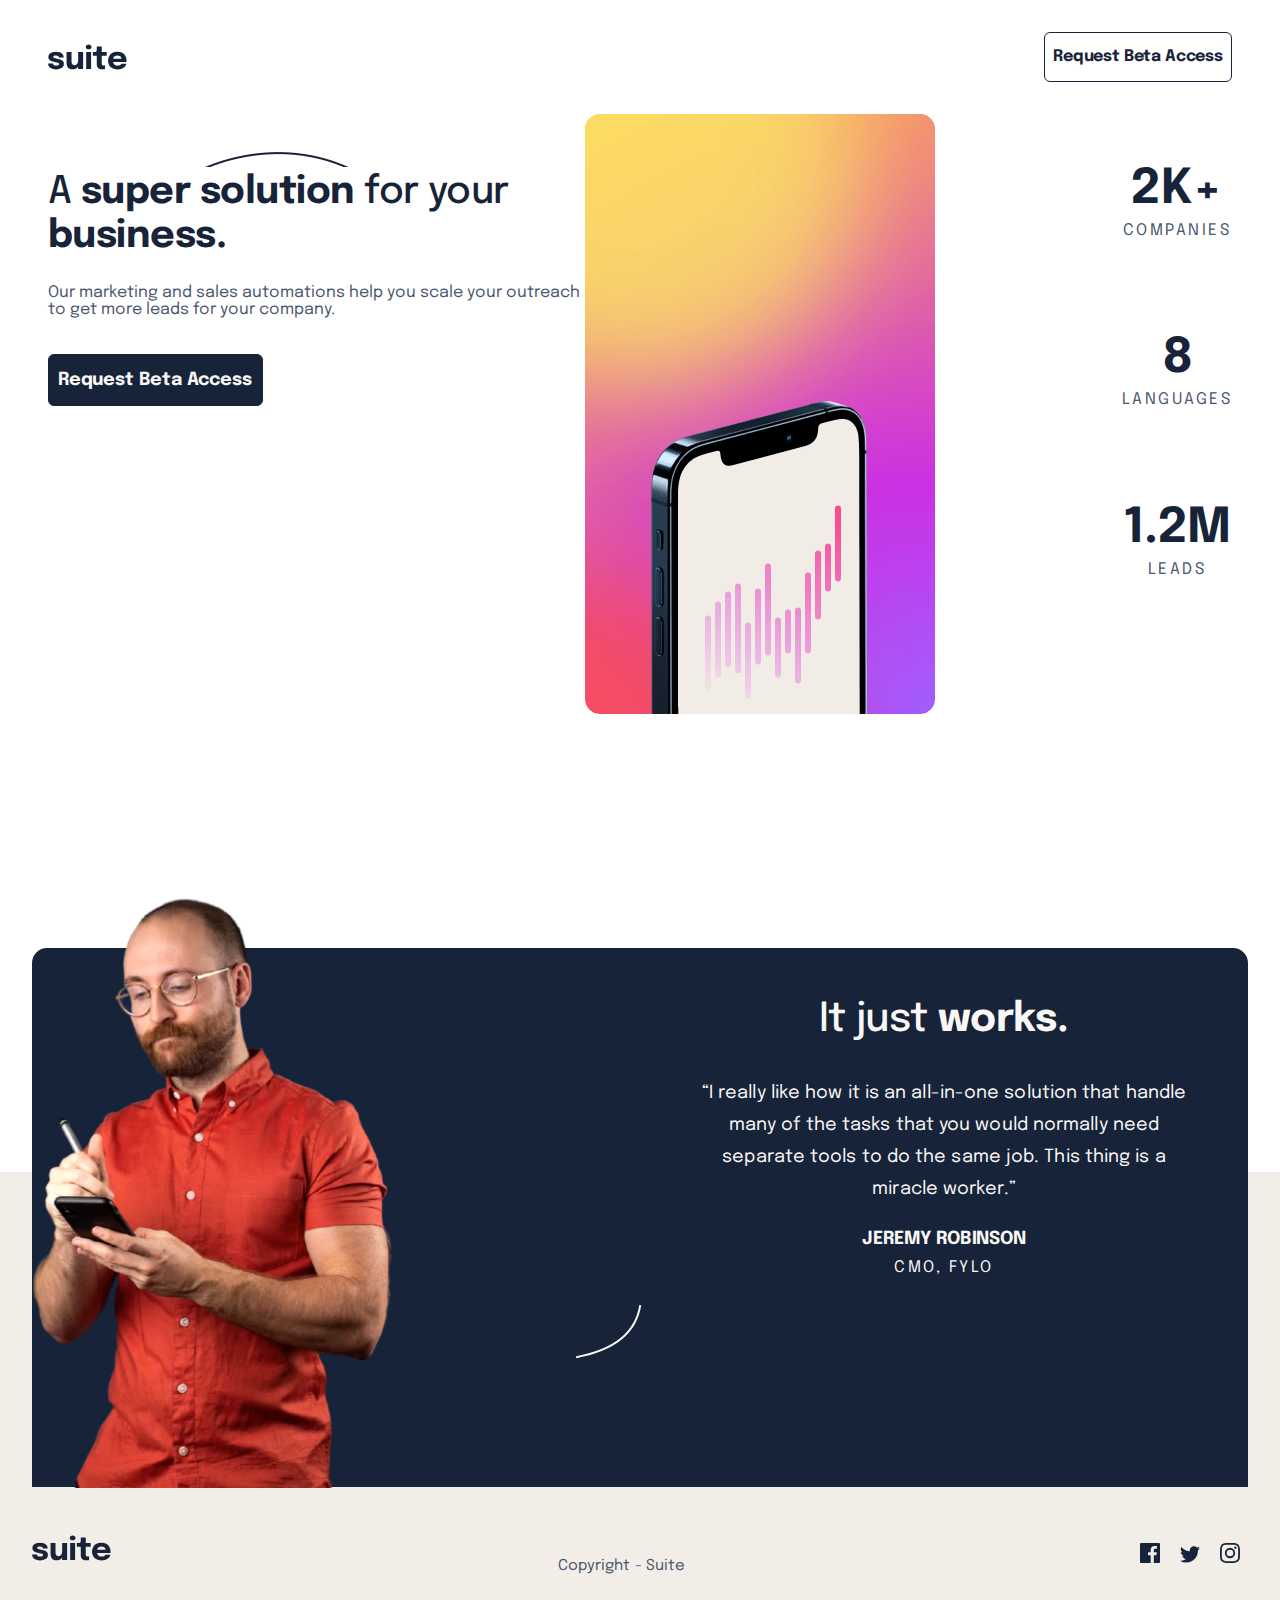
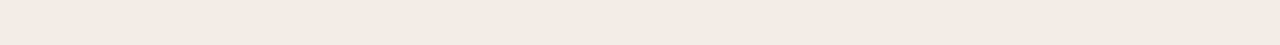
<file: index.html>
<!DOCTYPE html>
<html lang="en">

<head>
  <meta charset="UTF-8">
  <meta name="viewport" content="width=device-width, initial-scale=1.0">

  <link rel="stylesheet" type="text/css" href="styles.css">
  <link rel="icon" type="image/png" sizes="32x32" href="./assets/favicon-32x32.png">
  <link rel="preconnect" href="https://fonts.googleapis.com">
  <link rel="preconnect" href="https://fonts.gstatic.com" crossorigin>
  <link href="https://fonts.googleapis.com/css2?family=Epilogue:wght@400;700&family=Outfit:wght@400;700&display=swap"
    rel="stylesheet">

  <title>Frontend Mentor | Suite landing page</title>
</head>

<body>

  <header>
    <img src="assets/logo.svg" alt="Logo">
    <a class="rectangule dark-blue">
      <p class="request">Request Beta Access</p>
    </a>
  </header>

  <main>
    <section class="first-section">
      <div class="main">
        <div>
          <h1>A <span>super solution</span> for your <span>business.</span></h1>
  
        <div class="div-detail grey">
          <p class="detail">Our marketing and sales automations help you scale your outreach to
            get more leads for your company.</p>
          <p>
  
          <div class="rectangule second blue">
            <p class="request">Request Beta Access</p>
          </div>
        </div>
        </div>
        <div class="pic-img">
          <picture>
            <source media="(max-width: 767px)" srcset="assets/image-hero-landscape.png" type="image/png">
            <img style="width: 100%;" src="assets/image-hero-portrait.png">
          </picture>
        </div>
      </div>
  
      <div class="rating">
        <div>
          <p class="value dark-blue">2K+</p>
          <p class="label grey">Companies</p>
        </div>
        <div>
          <p class="value dark-blue">8</p>
          <p class="label grey">Languages</p>
        </div>
        <div>
          <p class="value dark-blue">1.2M</p>
          <p class="label grey">Leads</p>
        </div>
      </div>
    </section>

    <div>
      <section class="second-section">
        <div class="div-second-section">
          <div class="div-img">
            <picture>
              <source media="(max-width: 767px)" srcset="assets/image-jeremy-small.webp" type="image/webp">
              <img src="assets/image-jeremy-large.webp" alt="Man with cellphone in your hands">
            </picture>
          </div>
          <div class="text-cmo">
            <h2>It just <span>works.</span></h2>
    
            <p class="text">“I really like how it is an all-in-one solution that handle many of
              the tasks that you would normally need separate tools to do the same
              job. This thing is a miracle worker.”</p>
    
            <p class="name">Jeremy Robinson</p>
            <p class="office">CMO, Fylo</p>
          </div>
        </div>
      </section>
      <section class="fundo"></section>
    </div>
    
    
  </main>


  <footer>
    <div class="div-footer">
      <div>
        <img src="assets/logo.svg" alt="Logo">
      </div>
      <div>
        <p class="copyright">Copyright - Suite</p>
      </div>
      <div class="icons-social">
        <img src="assets/icon-facebook.svg" alt="Icon Facebook">
        <img src="assets/icon-twitter.svg" alt="Icon Twitter">
        <img src="assets/icon-instagram.svg" alt="Icon Instagram">
      </div>
    </div>
  </footer>
</body>

</html>
</file>
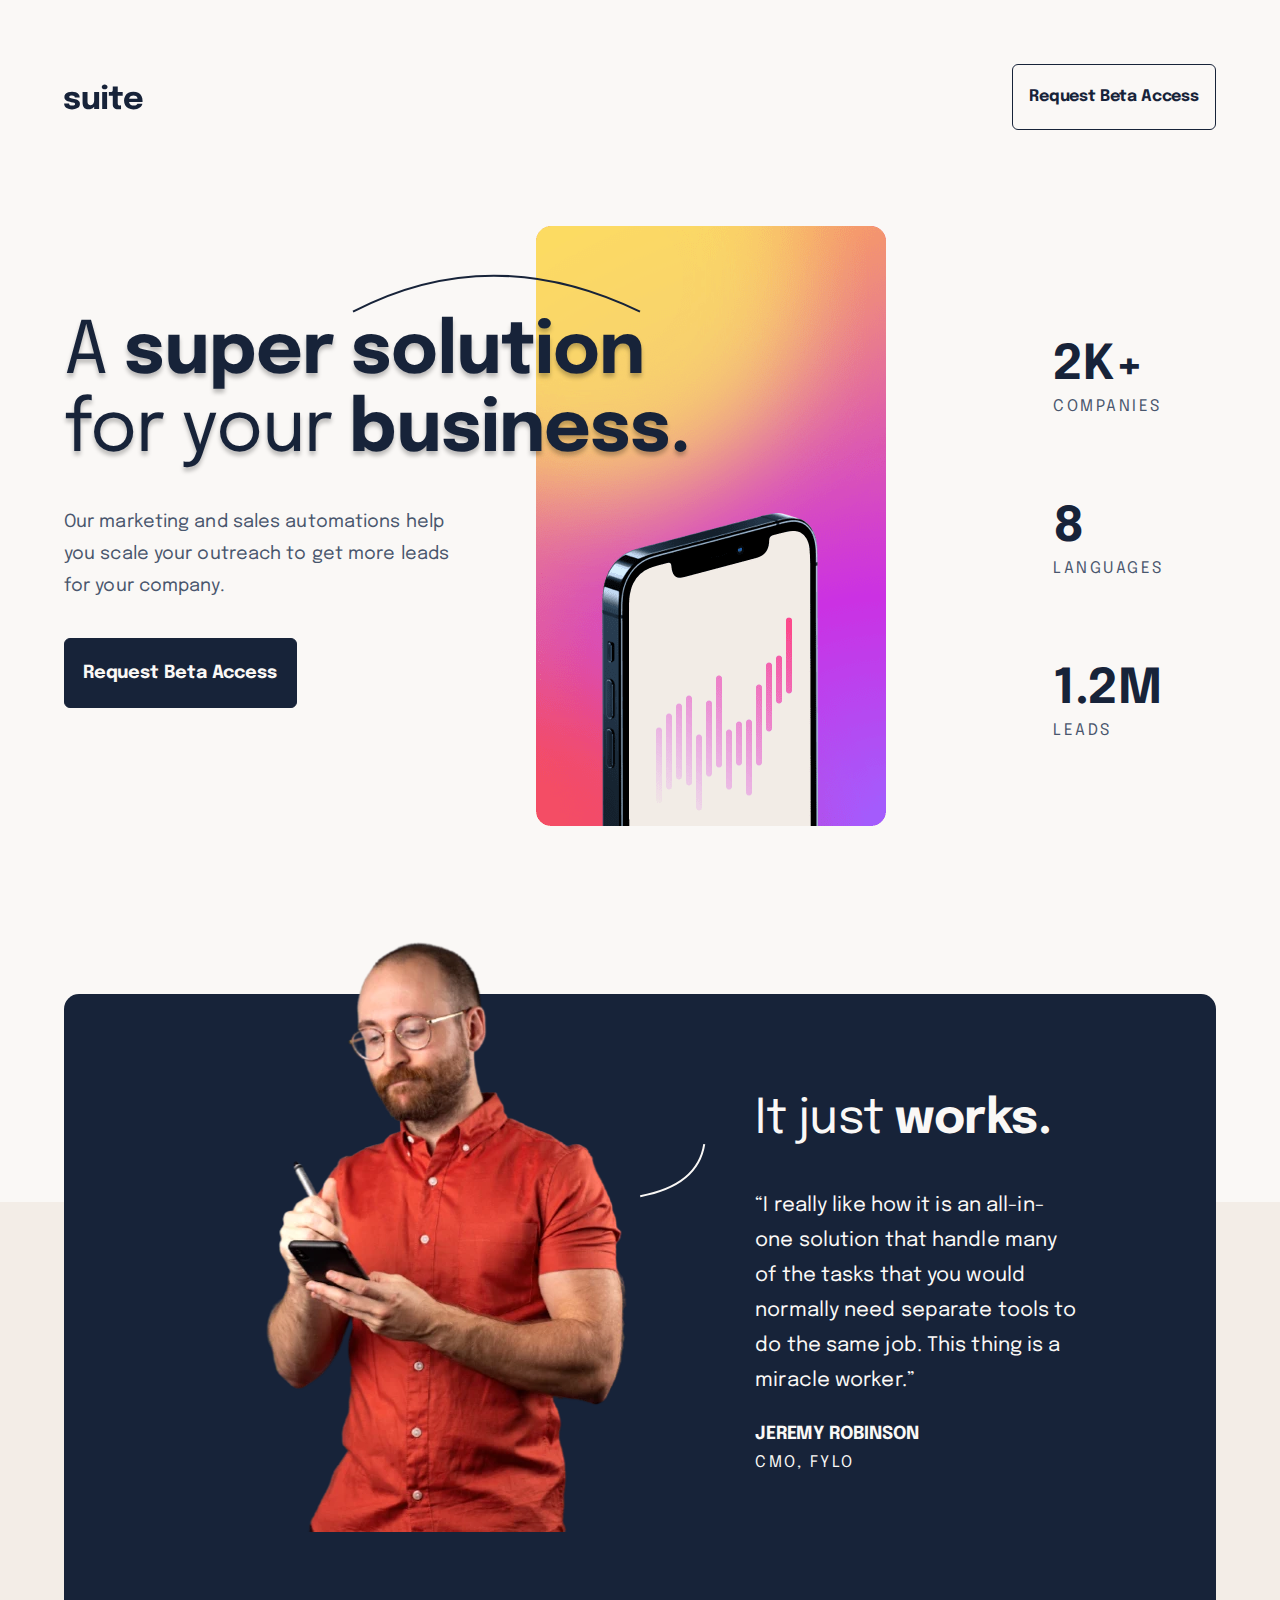
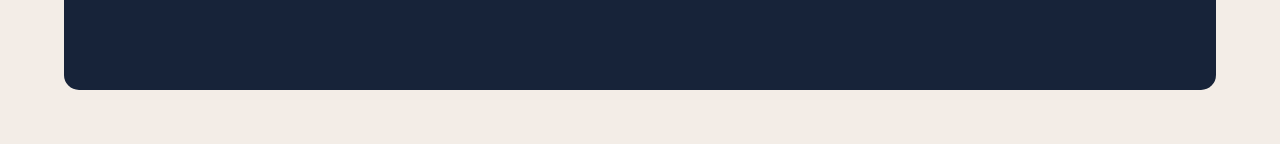
<file: starter-code/index.html>
<!DOCTYPE html>
<html lang="en">

<head>
  <meta charset="UTF-8">
  <meta name="viewport" content="width=device-width, initial-scale=1.0">

  <link rel="stylesheet" type="text/css" href="styles.css">
  <link rel="icon" type="image/png" sizes="32x32" href="./assets/favicon-32x32.png">
  <link rel="preconnect" href="https://fonts.googleapis.com">
  <link rel="preconnect" href="https://fonts.gstatic.com" crossorigin>
  <link href="https://fonts.googleapis.com/css2?family=Epilogue:wght@400;700&family=Outfit:wght@400;700&display=swap"
    rel="stylesheet">

  <title>Frontend Mentor | Suite landing page</title>
</head>

<body>

  <header>
    <img src="assets/logo.svg" alt="Logo">
    <a class="rectangule dark-blue">
      <p class="request">Request Beta Access</p>
    </a>
  </header>

  <main>
    <section class="first-section">
      <div class="main">
        <div>
          <img class="img-curve" src="assets/pattern-curved-line-1.svg">
          <img class="img-cellphone" src="assets/image-hero-portrait.png">
          <img class="mobile" src="assets/image-hero-landscape.png">
        </div>
        <div>
          <h1>A <span>super solution</span> for your <span>business.</span></h1>
  
        <div class="div-detail grey">
          <p class="detail">Our marketing and sales automations help you scale your outreach to
            get more leads for your company.</p>
          <p>
  
          <div class="rectangule blue">
            <p class="request">Request Beta Access</p>
          </div>
        </div>
        </div>
      </div>
  
      <div class="rating">
        <div>
          <p class="value dark-blue">2K+</p>
          <p class="label grey">Companies</p>
        </div>
        <div>
          <p class="value dark-blue">8</p>
          <p class="label grey">Languages</p>
        </div>
        <div>
          <p class="value dark-blue">1.2M</p>
          <p class="label grey">Leads</p>
        </div>
      </div>
    </section>
  
    <section class="second-section">
      <img class="icon" src="assets/pattern-curved-line-2.svg" alt="Icon">
      <div class="div-second-section">
        <div class="div-img">
          <img class="img-man" src="assets/image-jeremy-large.webp" alt="Man with cellphone in your hands">
          <img class="mobile-man" src="assets/image-jeremy-small.webp" alt="Man with cellphone in your hands">
        </div>
        <div class="text-cmo">
          <h2>It just <span>works.</span></h2>
  
          <p class="text">“I really like how it is an all-in-one solution that handle many of
            the tasks that you would normally need separate tools to do the same
            job. This thing is a miracle worker.”</p>
  
          <p class="name">Jeremy Robinson</p>
          <p class="office">CMO, Fylo</p>
        </div>
      </div>
    </section>
  </main>

  <footer>
    <div class="div-footer">
      <div>
        <img src="assets/logo.svg" alt="Logo">
      </div>
      <div>
        <p class="copyright">Copyright - Suite</p>
      </div>
      <div class="icons-social">
        <img src="assets/icon-facebook.svg" alt="Icon Facebook">
        <img src="assets/icon-twitter.svg" alt="Icon Twitter">
        <img src="assets/icon-instagram.svg" alt="Icon Instagram">
      </div>
    </div>
  </footer>
</body>

</html>
</file>
<file: styles.css>
header {
    display: flex;
    align-items: center;
    justify-content: space-between;
    padding: 0 1em;
}

header,
main {
    margin: 0 auto;
    /* max-width: 90vw; */
    margin-top: 2em;
}

body {
    font-family: Epilogue;
    margin: 0;
    padding: 0;
}

.rectangule {
    border-radius: 6px;
    border: 1px solid var(--Dark-Blue, #172339);
    font-size: 16px;
    font-weight: 700;
    line-height: 32px;
    letter-spacing: -0.16px;
    padding: 0.5em;
    cursor: pointer;

    &.blue {
        width: 195px;
        background-color: #172339;
        color: var(--Cream-White, #FAF8F6);
        font-size: 18px;
        font-weight: 700;
        line-height: 32px;
        letter-spacing: -0.18px;
        margin-top: 2em;
        cursor: pointer;
    }

    p {
        margin: 0;
    }
}

h1 {
    font-size: 38px;
    line-height: 44px;
    letter-spacing: -0.528px;
    color: #172339;
    font-weight: 500;
    margin-top: 1.5em;

    &::before {
        width: 50%;
        content: " ";
        background-image: url(assets/Path_2.png);
        position: absolute;
        left: 170px;
        top: 18%;
        height: 15px;
        background-repeat: no-repeat;
    }
}

span {
    font-weight: 700;
}

.grey {
    color: var(--Grey, #49566D);
}

.rating {
    display: block;
    text-align: center;
    margin: 3em 0;
}

.value {
    font-size: 48px;
    font-weight: 700;
    line-height: 56px;
    letter-spacing: -0.5px;
    margin: 0;
}

.dark-blue {
    color: var(--Dark-Blue, #172339);
}

.label {
    font-feature-settings: 'clig' off, 'liga' off;
    font-size: 16px;
    font-weight: 400;
    line-height: 26px;
    letter-spacing: 2.5px;
    text-transform: uppercase;
    margin: 0;
    margin-bottom: 5em;
}

.div-img {
    text-align: center;
    position: relative;
    top: -170px;
}

.second-section {
    border-radius: 15px;
    background: var(--Dark-Blue, #172339);
    color: #FAF8F6;
    margin-top: 230px;
}

h2 {
    font-size: 40px;
    line-height: 48px;
    letter-spacing: -0.417px;
    font-weight: 500;
    margin-top: 0;
}

h2::before {
    width: 100px;
    content: " ";
    background-image: url(assets/pattern-curved-line-2.svg);
    position: absolute;
    background-repeat: no-repeat;
    left: 35%;
    height: 10%;
    top: 225%;
}

.text-cmo {
    text-align: center;
    padding-bottom: 3em;
}

.text {
    font-size: 18px;
    line-height: 32px;
    letter-spacing: 0.09px;
    padding: 0 1em;
}

.first-section {
    padding: 0 1em;
}

.name {
    font-size: 18px;
    font-weight: 700;
    line-height: 32px;
    letter-spacing: -0.18px;
    text-transform: uppercase;
    margin: 0;
}

.office {
    font-size: 16px;
    font-weight: 400;
    line-height: 26px;
    letter-spacing: 2.5px;
    text-transform: uppercase;
    margin: 0;
}

footer {
    background: var(--Cream, #F3EDE7);
    text-align: center;
    padding: 3em 0;
 } 

 .copyright {
    color: var(--Grey, #49566D);
    text-align: center;
    font-size: 15px;
    font-weight: 400;
    line-height: 32px;
    letter-spacing: 0.083px;
}

.icons-social img {
    padding: 0.5em;
}

.pic-img {
    margin-top: 3em; 
    text-align: center;
}

@media screen and (min-width: 769px) {
    .first-section {
        display: flex;
        margin: 0 2em;
    }

    .rating {
        display: grid !important;
    }

    .main {
        justify-content: flex-start !important;
    }

    header {
        margin: 2em;
    }

    h1::before {
        left: 200px;
    }

    .div-second-section {
        display: flex;
        justify-content: space-between;
    }

    .div-img {
        top: -50px !important;
    }

    .text-cmo {
        margin-top: 3em;
        width: 50%;
    }

    .fundo {
        margin-top: -370px !important;
        height: 315px !important;
    }
}

@media screen and (min-width: 769px) and (max-height: 1180px) {
    h2::before {
        top: 145% !important;
        left: 45%;
    }
}

@media screen and (min-width: 768px) {
    .main {
        display: flex;
        justify-content: space-between;

        div:first-child {
            width: 50%;
        }
    }

    h1::before {
        top: 4em;
        width: 50%;
    }
    
    .pic-img {
        margin-top: auto; 
    }

    .rating {
        display: flex;
        justify-content: space-around;
    }

    .div-img {
        top: -250px;
    }

    h2::before {
        top: 170%;
        left: 45%;
    }

    .text {
        padding: 0px 3em;
    }

    .div-footer {
        display: flex;
        justify-content: space-between;
        padding: 0 2em;
    }

    .second-section {
        margin: 230px 2em 0 2em;
    }

    .fundo {
        background: var(--Cream, #F3EDE7);
        position: relative;
        z-index: -1;
        height: 590px;
        top: auto;
        margin-top: -570px;
    }
}
</file>
<file: starter-code/styles.css>
body {
    background: #FAF8F6;
    font-family: Epilogue;
    padding: 0;
    font-style: normal;
    position: relative;
    margin: 0;
}

header {
    display: flex;
    align-items: center;
    margin-top: 2em;
    justify-content: space-between;
}

main {
    min-height: 95vh;
}

header,
main {
    margin: 0 auto;
    max-width: 90vw;
    margin-top: 4em;
}

.dark-blue {
    color: var(--Dark-Blue, #172339);
}

.grey {
    color: var(--Grey, #49566D);
}

.rectangule {
    border-radius: 6px;
    border: 1px solid var(--Dark-Blue, #172339);
    font-size: 16px;
    font-weight: 700;
    line-height: 32px;
    letter-spacing: -0.16px;
    padding: 1em;
    cursor: pointer;
}

.rectangule:active {
    background-color: #172339;
    color: var(--Cream-White, #FAF8F6);
}

.rectangule.blue {
    width: 195px;
    background-color: #172339;
    color: var(--Cream-White, #FAF8F6);
    font-size: 18px;
    font-weight: 700;
    line-height: 32px;
    letter-spacing: -0.18px;
    margin-top: 2em;
    cursor: pointer;
}

.rectangule.blue:active {
    background: linear-gradient(to right, #D060FF, #CB30E3, #FFA84E);
    border: none;
}

.request {
    margin: 0;
}

h1 {
    color: #172339;
    font-feature-settings: 'clig' off, 'liga' off;
    font-family: Epilogue;
    font-size: 72px;
    font-weight: 400;
    line-height: 78px;
    letter-spacing: -1px;
    padding-top: 1em;
    max-width: 635px;
    margin-bottom: 0;
    text-shadow: 0px 4px 4px rgba(0, 0, 0, 0.25);
}

span {
    font-weight: 700;
}

.first-section {
    position: relative;
    display: flex;
    gap: 10px;
}

.img-curve {
    position: absolute;
    left: 18em;
    top: 5em;
}

.img-cellphone {
    position: absolute;
    left: 29.5em;
    z-index: -1;
    margin-top: 2em;
}

.mobile-man {
    display: none;
}

.main {
    width: 85%;
}

.rating {
    margin-top: 9em;
}

.value {
    font-size: 48px;
    font-weight: 700;
    line-height: 56px;
    letter-spacing: -0.5px;
    margin: 0;
}

.label {
    font-feature-settings: 'clig' off, 'liga' off;
    font-size: 16px;
    font-weight: 400;
    line-height: 26px;
    letter-spacing: 2.5px;
    text-transform: uppercase;
    margin: 0;
    margin-bottom: 5em;
}

.div-detail {
    font-feature-settings: 'clig' off, 'liga' off;
    font-size: 18px;
    font-weight: 400;
    line-height: 32px;
    letter-spacing: 0.1px;
    max-width: 400px;
}

.mobile {
    display: none;
}

.detail {
    margin-top: 2em;
}

.second-section {
    border-radius: 15px;
    background: var(--Dark-Blue, #172339);
    color: #FAF8F6;
    margin-top: 170px;
    max-width: 90vw;
}

.div-second-section {
    display: flex;
    justify-content: space-between;
    font-feature-settings: 'clig' off, 'liga' off;
    padding-bottom: 3em;
}

.div-img {
    width: 50%;
}

.text-cmo {
    width: 40%;
}

.icon {
    position: relative;
    left: 50%;
    top: 150px; 
}

.img-man {
    position: relative;
    top: -110px;
    left: 35%;
    display: block;
}

h2 {
    font-size: 48px;
    font-weight: 400;
    line-height: 56px;
    letter-spacing: -0.5px;
}

.text {
    font-size: 20px;
    font-weight: 400;
    line-height: 35px;
    letter-spacing: 0.1px;
    width: 70%;
}

.name {
    font-size: 18px;
    font-weight: 700;
    line-height: 32px;
    letter-spacing: -0.18px;
    text-transform: uppercase;
    margin: 0;
}

.office {
    font-size: 16px;
    font-weight: 400;
    line-height: 26px;
    letter-spacing: 2.5px;
    text-transform: uppercase;
    margin: 0;
}

.div-footer {
    display: flex;
    justify-content: space-between;
    margin: 0 auto;
    max-width: 90vw;
    padding: 3em 0 3em 0;
}

footer {
    position: absolute;
    left: 0;
    width: 100%;
    background: var(--Cream, #F3EDE7);
    padding-top: 30%;
    top: 70%;
    z-index: -1;
}

footer p {
    font-size: 15px;
    font-weight: 400;
    line-height: 32px;
    letter-spacing: 0.083px;
}

.icons-social img {
    padding: 0.5em;
}

.copyright {
    color: var(--Grey, #49566D);
    text-align: center;
    font-size: 15px;
    font-weight: 400;
    line-height: 32px;
    letter-spacing: 0.083px;
}


@media screen and (max-width: 768px) {
    .first-section {
        display: grid;
    }

    .img-curve {
        left: 14em;
        top: 4em;
        width: 240px;
    }

    h1 {
        font-size: 56px;
        line-height: 64px;
        letter-spacing: -0.778px;
    }

    .rating {
        display: flex;
        justify-content: space-around;
        margin-top: 12em;
    }

    .img-man {
        top: -310px;
        left: 50%;
    }

    .second-section {
        margin-top: 270px;
        height: fit-content;
    }

    .div-second-section {
        display: grid;
    }

    .icon {
        left: 45%;
        top: 380px;
    }

    .div-img {
        height: 380px;
    }

    .text-cmo {
        text-align: center;
        width: auto;
    }

    .text {
        width: auto;
        padding: 1em;
    }

    footer {
        padding-top: 80%;
        top: 75%;
        z-index: -1;
    }

    .mobile {
        display: none;
    }

    .img-cellphone {
        display: block;
        left: 60%;
        width: 300px;
    }

    .main {
        width: 75%;
    }
    
  }

  @media screen and (max-width: 375px) {
    .div-img {
        height: 250px;
    }

    .img-man {
        display: none;
    }

    .mobile-man {
        position: relative;
        top: -230px;
        left: 35%;
        display: block;
    }

    .img-cellphone {
        display: none;
    }

    .mobile {
        display: block;
        margin-top: 3em;
    }

    h1 {
        font-size: 38px;
        line-height: 44px;
        letter-spacing: -0.528px;
    }

    .main {
        width: 100%;
        flex-direction: column-reverse;
        display: flex;
    }

    .rectangule {
        font-size: 14px;
        padding: 0.5em;
    }

    header, main {
        margin-top: 1em;
    }

    main {
        max-width: max-content;
    }

    .img-curve {
        left: 9.5em;
        top: 3em;
        width: 150px;
    }

    .div-detail {
        font-size: 16px;
    }

    .rating {
        display: block;
        text-align: center;
        margin-top: 3em;
    }

    .label {
        margin-bottom: 3em;
    }

    .first-section {
        max-width: 90vw;
        margin: 1em;
    }

    .second-section {
        margin-top: 200px;
        max-width: max-content;
    }

    .icon {
        left: 40%;
        top: 250px;
    }

    h2 {
        font-size: 40px;
        line-height: 48px;
        letter-spacing: -0.417px;
    }

    .text {
        font-size: 18px;
        line-height: 32px;
        letter-spacing: 0.09px;
    }

    .div-footer {
        display: grid;
        text-align: center;
        justify-content: center;
    }

    footer {
        padding-top: initial;
        top: auto;
    }
  }
</file>
